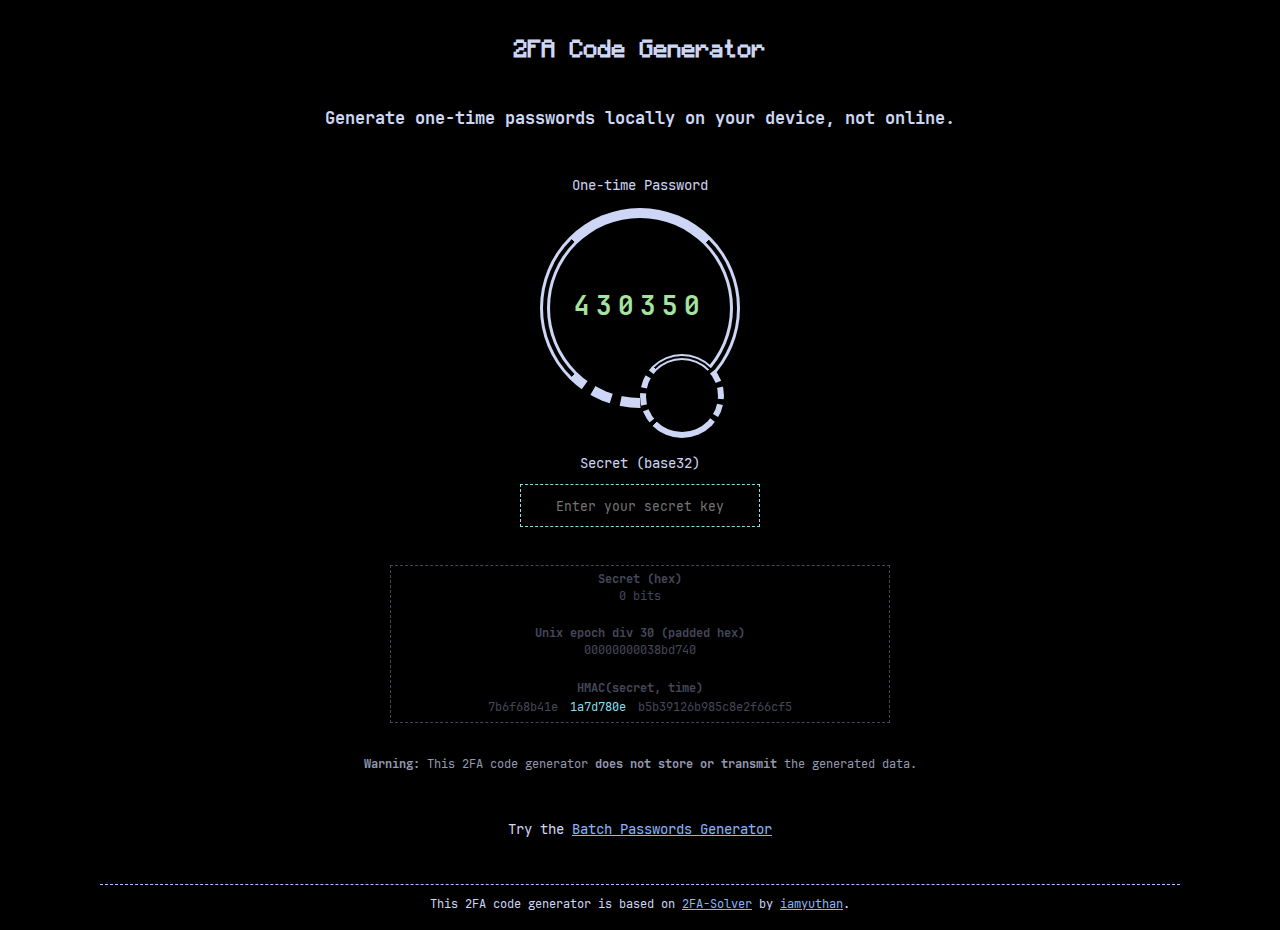
<file: 2fauth.html>
<!DOCTYPE html>
<html lang="en">
  <head>
    <meta charset="UTF-8" />
    <link rel="icon" type="image/ico" href="./favicon.ico" />
    <link rel="alternate icon" class="js-site-favicon" type="image/png" href="./favicon.png" />
    <meta name="viewport" content="width=device-width, initial-scale=1.0" />
    <meta http-equiv="X-UA-Compatible" content="ie=edge" />

    <title>2FA Code Generator</title>
    <link rel="stylesheet" href="styles-grids.css" />
    <link rel="stylesheet" href="styles-colors.css" />
    <link rel="stylesheet" href="styles-content.css" />

    <script type="text/javascript" src="scripts/jquery.min.js"></script>
    <script type="text/javascript" src="scripts/sha.js"></script>

    <style>
      .container {
        gap: 30px;
        width: 100%;
        max-width: 1120px;
        margin: auto;
        padding: 20px 20px 0px 20px;
        display: flex;
        flex-direction: column;
      }

      .wrapper-pwd-gen {
        text-align: center;
        display: flex;
        flex-direction: column;
        gap: 20px;
        position: relative;
        width: 100%;
      }

      div.input input,
      div.input div {
        font-family: var(--fontBody);
        font-size: 1rem;
        border-width: 1px;
        border-style: solid;
        background-color: transparent;
        color: var(--text-color);
        padding: 6px;
        margin: 10px auto;
      }

      div.input #otp {
        font-size: 180%;
        border-width: 8px;
        border-color: transparent;
        color: var(--green);
        width: 200px;
        height: 200px;
        border-radius: 50%;
        text-align: center;
        font-weight: bold;
        letter-spacing: 6px;
        position: relative;
        display: inline-flex;
      }

      div #otpTimer {
        display: inline-block;
        position: absolute;
        z-index: 1;
        top: 180px;
      }

      div #updatingIn {
        font-size: 160%;
        border-color: transparent;
        border-width: 6px;
        background-color: var(--bg-color);
        color: var(--red);
        width: 84px;
        height: 84px;
        border-radius: 50%;
        text-align: center;
        align-content: center;
        display: inline-grid;
      }

      span.borderOtp {
        z-index: 0;
        position: absolute;
        border-style: solid double dashed;
        border-width: 10px;
        display: inline-flex;
        top: 42px;
        width: 200px;
        height: 200px;
        border-radius: 50%;
        display: inline-grid;
        animation: counter-rotation;
        animation-duration: 15s;
        animation-iteration-count: infinite;
        animation-timing-function: linear;
        animation-delay: -1s;
      }

      span.borderTimer {
        z-index: 99;
        position: absolute;
        border-style: double dashed solid;
        border-width: 6px;
        top: 8px;
        width: 84px;
        height: 84px;
        border-radius: 50%;
        display: inline-grid;
        animation: counter-rotation;
        animation-duration: 30s;
        animation-iteration-count: infinite;
        animation-timing-function: linear;
        animation-delay: 0s;
      }

      @keyframes counter-rotation {
        0% {
          transform: rotate(0deg);
          border-color: var(--blue);
        }

        25% {
          border-color: var(--yellow);
        }

        50% {
          border-color: var(--orange);
        }

        75% {
          border-color: var(--red);
        }

        100% {
          transform: rotate(360deg);
          border-color: var(--blue);
        }
      }

      .section-secret {
        position: relative;
        display: inline-block;
        width: 80%;
        max-width: 400px;
        margin: auto;
      }

      .section-secret input::placeholder {
        font-size: 0.8rem;
      }

      div.input #secret {
        border-style: dashed;
        border-color: var(--blue);
        color: var(--blue);
        text-align: center;
        padding: 10px 4px 10px 4px;
      }

      div#codeData {
        width: 100%;
        max-width: 500px;
        margin: auto;
        display: inline-grid;
        gap: 20px;
        overflow: hidden;
        overflow-wrap: break-all;
        padding: 4px;
        font-size: 80%;
        border-width: 1px;
        border-style: dashed;
        border-color: var(--article-border-color);
      }

      div#codeData div {
        color: var(--article-border-color);
      }

      div#codeData label {
        font-weight: bold;
      }

      #hmac .label {
        display: inline-block;
        padding: 2px 6px 3px;
      }

      .label-primary {
        color: var(--blue);
      }

      footer {
        font-size: 80%;
        text-align: center;
        padding: 10px;
      }
    </style>
  </head>

  <body>
    <div class="container fade-in">
      <h2>2FA Code Generator</h2>
      <h3>Generate one-time passwords locally on your device, not online.</h3>
      <div class="wrapper-pwd-gen">
        <section class="section-otp">
          <label>One-time Password</label>
          <div class="input">
            <span class="borderOtp"></span>
            <input readonly id="otp" class="text3style" value="" />
          </div>
          <div class="input" id="otpTimer">
            <span class="borderTimer"></span>
            <div id="updatingIn"></div>
          </div>
        </section>

        <section class="section-secret">
          <label for="secret">Secret (base32)</label>
          <div class="input">
            <input
              type="text"
              id="secret"
              class="text2style"
              placeholder="Enter your secret key"
            />
          </div>
        </section>

        <!-- /clearfix -->
        <div id="codeData">
          <div class="section-hex">
            <label>Secret (hex)</label>
            <div>
              <span class="label label-default" id="secretHex"></span>
              <span id="secretHexLength"></span>
            </div>
          </div>

          <div class="section-unix">
            <label>Unix epoch div 30 (padded hex)</label>
            <div>
              <span class="label label-default" id="epoch"></span>
            </div>
          </div>

          <div class="section-hmac">
            <label>HMAC(secret, time)</label>
            <div id="hmac"></div>
          </div>
        </div>
        <p id="small-print">
          <strong>Warning:</strong> This 2FA code generator
          <strong>does not store or transmit</strong>
          the generated data.
        </p>
        <p>Try the <a href="passgen.html" title="Batch Passwords Generator" target="_blank">Batch Passwords Generator</a></p>
      </div>
      <footer>
        This 2FA code generator is based on
        <a href="https://github.com/iamyuthan/2FA-Solver" target="_blank"
          >2FA-Solver</a
        >
        by <a href="https://github.com/iamyuthan" target="_blank">iamyuthan</a>.
      </footer>
    </div>
    <!--
		@author - Russau
	-->

    <script type="text/javascript">
      //<![CDATA[

      function dec2hex(s) {
        return (s < 15.5 ? "0" : "") + Math.round(s).toString(16);
      }
      function hex2dec(s) {
        return parseInt(s, 16);
      }

      function base32tohex(base32) {
        var base32chars = "ABCDEFGHIJKLMNOPQRSTUVWXYZ234567";
        var bits = "";
        var hex = "";

        for (var i = 0; i < base32.length; i++) {
          var val = base32chars.indexOf(base32.charAt(i).toUpperCase());
          bits += leftpad(val.toString(2), 5, "0");
        }

        for (var i = 0; i + 4 <= bits.length; i += 4) {
          var chunk = bits.substr(i, 4);
          hex = hex + parseInt(chunk, 2).toString(16);
        }
        return hex;
      }

      function leftpad(str, len, pad) {
        if (len + 1 >= str.length) {
          str = Array(len + 1 - str.length).join(pad) + str;
        }
        return str;
      }

      function updateOtp() {
        var key = base32tohex($("#secret").val());
        var epoch = Math.round(new Date().getTime() / 1000.0);
        var time = leftpad(dec2hex(Math.floor(epoch / 30)), 16, "0");

        // updated for jsSHA v2.0.0 - http://caligatio.github.io/jsSHA/
        var shaObj = new jsSHA("SHA-1", "HEX");
        shaObj.setHMACKey(key, "HEX");
        shaObj.update(time);
        var hmac = shaObj.getHMAC("HEX");

        $("#secretHex").text(key);
        $("#secretHexLength").text(key.length * 4 + " bits");
        $("#epoch").text(time);
        $("#hmac").empty();

        if (hmac == "KEY MUST BE IN BYTE INCREMENTS") {
          $("#hmac").append(
            $("<span/>").addClass("label important").append(hmac)
          );
        } else {
          var offset = hex2dec(hmac.substring(hmac.length - 1));
          var part1 = hmac.substr(0, offset * 2);
          var part2 = hmac.substr(offset * 2, 8);
          var part3 = hmac.substr(offset * 2 + 8, hmac.length - offset);
          if (part1.length > 0)
            $("#hmac").append(
              $("<span/>").addClass("label label-default").append(part1)
            );
          $("#hmac").append(
            $("<span/>").addClass("label label-primary").append(part2)
          );
          if (part3.length > 0)
            $("#hmac").append(
              $("<span/>").addClass("label label-default").append(part3)
            );
        }

        var otp =
          (hex2dec(hmac.substr(offset * 2, 8)) & hex2dec("7fffffff")) + "";
        otp = otp.substr(otp.length - 6, 6);

        $("#otp").val(otp);
      }

      function timer() {
        var epoch = Math.round(new Date().getTime() / 1000.0);
        var sect = " secs";
        var countDown = 30 - (epoch % 30);
        if (epoch % 30 == 0) updateOtp();
        $("#updatingIn").text(countDown.toString().padStart(2, "0"));
      }

      $(function () {
        updateOtp();

        $("#update").click(function (event) {
          updateOtp();
          event.preventDefault();
        });

        $("#secret").keyup(function () {
          updateOtp();
        });

        setInterval(timer, 1000);
      });

      //]]>
    </script>
  </body>
</html>
</file>
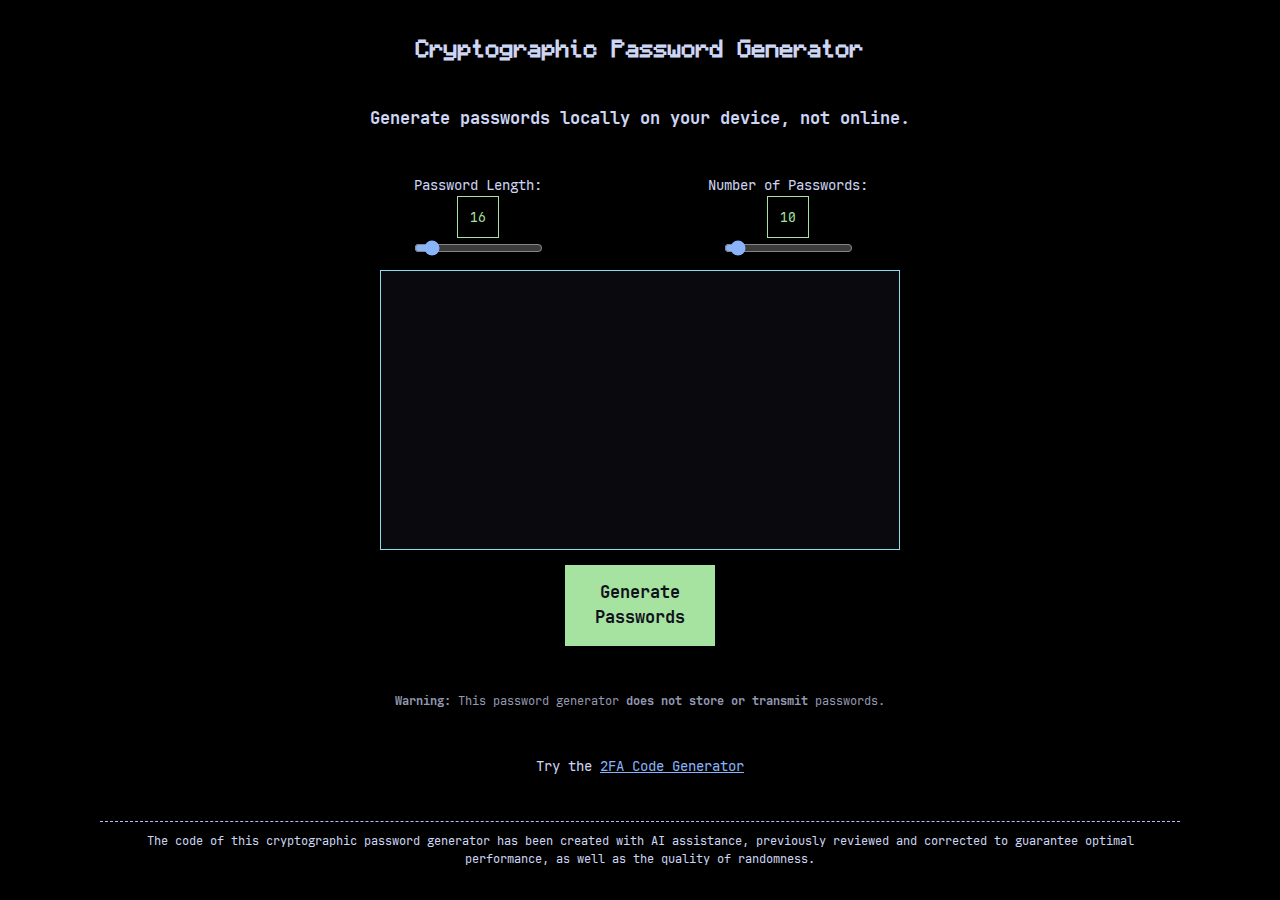
<file: passgen.html>
<!DOCTYPE html>
<html lang="en">
  <head>
    <meta charset="UTF-8" />
    <link rel="icon" type="image/ico" href="./favicon.ico" />
    <link rel="alternate icon" class="js-site-favicon" type="image/png" href="./favicon.png" />
    <meta name="viewport" content="width=device-width, initial-scale=1.0" />
    <meta http-equiv="X-UA-Compatible" content="ie=edge" />
    <title>Cryptographic Password Generator</title>
    <link rel="stylesheet" href="styles-colors.css" />
    <link rel="stylesheet" href="styles-content.css" />
    <style>
      .container {
        gap: 30px;
        width: 100%;
        max-width: 1120px;
        margin: auto;
        padding: 20px 20px 0px 20px;
        display: flex;
        flex-direction: column;
      }

      .wrapper-pwd-gen {
        width: 100%;
        display: flex;
        flex-direction: column;
        gap: 20px;
      }

      div .options {
        margin: auto;
        width: 100%;
        position: relative;
        display: grid;
        grid-auto-flow: column;
        text-align: center;
        max-width: 600px;
        gap: 20px;
      }

      @media only screen and (max-width: 720px) {
        div .options {
          grid-auto-flow: row;
        }
      }
      div.options section {
        text-align: center;
        margin: auto;
        width: 100%;
      }

      .password-input {
        padding: 4px;
        font-family: var(--fontBody);
        background-color: transparent;
        color: var(--green);
        border: 1px solid var(--green);
        width: 42px;
        height: 42px;
        align-items: center;
        text-align: center;
      }

      .password-box {
        width: 100%;
        max-width: 520px;
        align-items: initial;
        height: 280px;
        overflow-y: auto;
        overflow-x: hidden;
        padding: 0px 4px 0px 4px;
        margin: auto;
      }

      div .password-box {
        text-align: justify;
      }

      .password-box ol {
        margin: 6px;
        font-weight: normal;
        font-size: 90%;
        color: var(--white) !important;
      }

      footer {
        font-size: 80%;
        text-align: center;
        padding: 10px;
      }
    </style>
    <script type="text/javascript" src="scripts/jquery.min.js"></script>
  </head>

  <body>
    <div class="container fade-in">
      <h2>Cryptographic Password Generator</h2>

      <h3>Generate passwords locally on your device, not online.</h3>

      <div class="wrapper-pwd-gen">
        <form>
          <div class="options">
            <section class="section-length">
              <label for="length">Password Length:</label>
              <br />
              <input
                id="lengthNumber"
                min="5"
                max="128"
                value="16"
                oninput="lengthSlider.value = lengthNumber.value"
                class="password-input"
              /><br />
              <input
                type="range"
                id="lengthSlider"
                min="5"
                max="128"
                value="16"
                oninput="lengthNumber.value = lengthSlider.value"
              />
            </section>

            <section class="section-number">
              <label for="count">Number of Passwords:</label>
              <br />
              <input
                id="countNumber"
                min="5"
                max="100"
                value="10"
                oninput="countSlider.value = countNumber.value"
                class="password-input"
              /><br />
              <input
                type="range"
                id="countSlider"
                min="5"
                max="100"
                value="10"
                oninput="countNumber.value = countSlider.value"
              />
            </section>
          </div>

        <div
          id="passwords"
          class="password-box"
          contenteditable="true"
          spellcheck="false"
        >
          <ol></ol>
        </div>

          <div
            type="button"
            onclick="generatePasswords()"
            class="generate-btn"
          >
            Generate Passwords
          </div>
        </form>

        <p id="small-print">
          <strong>Warning:</strong> This password generator
          <strong>does not store or transmit</strong>
          passwords.
        </p>
        <p style="text-align: center">
          Try the
          <a href="2fauth.html" title="2FA Code Generator" target="_blank"
            >2FA Code Generator</a
          >
        </p>
      </div>
      <footer>
        The code of this cryptographic password generator has been created with
        AI assistance, previously reviewed and corrected to guarantee optimal
        performance, as well as the quality of randomness.
      </footer>
    </div>
  </body>
  <script src="scripts/multirandom.js"></script>
</html>
</file>
<file: styles-grids.css>
/* grid system */

.container {
  display: grid;
  grid-template-columns: minmax(0, auto) minmax(0, auto) minmax(0, auto);
  /* grid-template-rows: 1fr 1fr 1fr 1fr; */
  gap: 30px;
  /* grid-auto-flow: row; */
  width: 100%;
  max-width: 1120px;
  margin: auto;
  overflow: hidden;
  padding: 20px 20px 0px 20px;
}

.container > * {
  min-width: 0px;
}

header {
  /*align-self: center;*/
  grid-area: 1 / 1 / 2 / 4;
}

/*.header-center {
  justify-self: center;
  align-self: center;
  grid-area: 1 / 2 / 2 / 3;
}

.header-left {
  justify-self: center;
  align-self: center;
  grid-area: 1 / 1 / 2 / 2;
}

.header-right {
  justify-self: center;
  align-self: center;
  grid-area: 1 / 3 / 2 / 4;
}*/

header {
  gap: 20px;
  display: flex;
  flex: 3;
  flex-direction: row;
  align-items: center;
}

.header > div {
  width: 100%;
  text-align: center;
  position: relative;
}

.header-left {
  order: -2;
}

.sub-header {
  /*padding: 20px;*/
  justify-self: center;
  align-self: center;
  grid-area: 2 / 1 / 3 / 4;
  gap: 30px;
}

.main-row {
  display: grid;
  grid-template-columns: 1fr 1fr;
  grid-template-rows: 1fr;
  gap: 30px;
  grid-auto-flow: row;
  grid-template-areas: "main-content-middle main-content-middle" "main-content-middle-left main-content-middle-right" "main-content-bottom main-content-bottom";
  grid-area: 3 / 1 / 3 / 3;
}

.main-content-top {
  grid-area: main-content-top;
}

.main-content-middle {
	grid-area: main-content-middle;
}

.main-content-middle-left {
  grid-area: main-content-middle-left;
}

.main-content-middle-right {
  grid-area: main-content-middle-right;
}

.main-content-bottom {
  grid-area: main-content-bottom;
}

/*.sidebar {
  display: grid;
  grid-template-columns: 1fr;
  grid-template-rows: auto;
  grid-auto-flow: row;
  grid-template-areas:
    "sidebox-container";
  grid-area: 3 / 3 / 4 / 4;
}*/

/*.sidebox-container {
  grid-area: sidebox-container;
}*/

.sidebox-container {
  /*padding: 20px;*/
  gap: 30px;
  display: flex;
  flex: 1;
  flex-direction: column;
}

footer {
  padding: 10px 20px;
  /*justify-self: center;*/
  /*text-align: center;*/
  /*align-self: center;*/
  grid-area: 4 / 1 / 4 / 4;
}
</file>
<file: styles-colors.css>
:root {
  /* Elementary colors */

  --bg-color: #000000 /*var(--background-color)*/;
  --fg-color: var(--text-color);

  --text-color: var(--ctp-mocha-text-rgb);
  --text-color-alt: var(--background-color);

  --background-color: var(--ctp-mocha-crust-rgb);
  --background-color-alt: var(--text-color);

  --link-color: var(--accent-color);

  --accent-color: var(--ctp-mocha-blue-rgb);
  --scrollbar: var(--accent-color);

  --section-bg-color: var(--ctp-mocha-surface0-rgb);
  /*--section-color: ;*/
  /* just for reference */
  --section-border-color: var(--ctp-mocha-surface0-rgb);

  --article-bg-color: var(--ctp-mocha-surface1-rgb);
  /*--article-color: ;*/
  --article-border-color: var(--ctp-mocha-surface1-rgb);

  --main-content-bg-color: var(--ctp-mocha-yellow-rgb);
  --main-content-fg-color: var(--ctp-mocha-mantle-rgb);
  --main-content-border-color: var(--ctp-mocha-peach-rgb);

  --aside-left-bg-color: var(--ctp-mocha-surface1-rgb);
  /*--aside-left-fg-color: ;*/
  --aside-left-border-color: var(--ctp-mocha-overlay1-rgb);

  --aside-right-bg-color: var(--ctp-mocha-surface1-rgb);
  /*--aside-right-fg-color: ;*/
  --aside-right-border-color: var(--ctp-mocha-overlay1-rgb);

  /*--header-bg-color: ;*/
  --header-fg-color: var(--red);
  --header-border-color: var(--blue);

  --searcher-bg-color: var(--ctp-mocha-base-rgb);
  /*--searcher-fg-color: ;*/
  --searcher-border-color: var(--ctp-mocha-surface1-rgb);

  --border-color-common: var(--ctp-mocha-overlay0-rgb);

  --footer-bg-color: ;
  /*--footer-fg-color: ;*/
  --footer-border-color: var(--ctp-mocha-surface1-rgb);

  /* basic colors */

  --red: var(--ctp-mocha-red-rgb);
  --maroon: var(--ctp-mocha-maroon-rgb);
  --orange: var(--ctp-mocha-peach-rgb);
  --yellow: var(--ctp-mocha-yellow-rgb);
  --green: var(--ctp-mocha-green-rgb);
  --blue: var(--ctp-mocha-sky-rgb);
  --indigo: var(--ctp-mocha-blue-rgb);
  --violet: var(--ctp-mocha-lavender-rgb);
  --lavender: var(--ctp-mocha-lavender-rgb);
  --black: var(--ctp-mocha-surface0-rgb);
  --white: var(--ctp-mocha-text-rgb);

  /* soft colors */

  --red-soft: color-mix(in srgb, var(--red) 15%, transparent);
  --maroon-soft: color-mix(in srgb, var(--maroon) 15%, transparent);
  --orange-soft: color-mix(in srgb, var(--orange) 15%, transparent);
  --yellow-soft: color-mix(in srgb, var(--yellow) 15%, transparent);
  --green-soft: color-mix(in srgb, var(--green) 15%, transparent);
  --blue-soft: color-mix(in srgb, var(--blue) 15%, transparent);
  --indigo-soft: color-mix(in srgb, var(--indigo) 15%, transparent);
  --violet-soft: color-mix(in srgb, var(--violet) 15%, transparent);
  --lavender-soft: color-mix(in srgb, var(--lavender) 15%, transparent);
  --black-soft: color-mix(in srgb, var(--black) 20%, transparent);
  --white-soft: color-mix(in srgb, var(--white) 15%, transparent);

  /* Catppuccin Mocha Palette */

  --ctp-mocha-rosewater-rgb: rgb(245, 224, 220);
  --ctp-mocha-flamingo-rgb: rgb(242, 205, 205);
  --ctp-mocha-pink-rgb: rgb(245, 194, 231);
  --ctp-mocha-mauve-rgb: rgb(203, 166, 247);
  --ctp-mocha-red-rgb: rgb(243, 139, 168);
  --ctp-mocha-maroon-rgb: rgb(235, 160, 172);
  --ctp-mocha-peach-rgb: rgb(250, 179, 135);
  --ctp-mocha-yellow-rgb: rgb(249, 226, 175);
  --ctp-mocha-green-rgb: rgb(166, 227, 161);
  --ctp-mocha-teal-rgb: rgb(148, 226, 213);
  --ctp-mocha-sky-rgb: rgb(137, 220, 235);
  --ctp-mocha-sapphire-rgb: rgb(116, 199, 236);
  --ctp-mocha-blue-rgb: rgb(137, 180, 250);
  --ctp-mocha-lavender-rgb: rgb(180, 190, 254);
  --ctp-mocha-text-rgb: rgb(205, 214, 244);
  --ctp-mocha-subtext1-rgb: rgb(186, 194, 222);
  --ctp-mocha-subtext0-rgb: rgb(166, 173, 200);
  --ctp-mocha-overlay2-rgb: rgb(147, 153, 178);
  --ctp-mocha-overlay1-rgb: rgb(127, 132, 156);
  --ctp-mocha-overlay0-rgb: rgb(108, 112, 134);
  --ctp-mocha-surface2-rgb: rgb(88, 91, 112);
  --ctp-mocha-surface1-rgb: rgb(69, 71, 90);
  --ctp-mocha-surface0-rgb: rgb(49, 50, 68);
  --ctp-mocha-base-rgb: rgb(30, 30, 46);
  --ctp-mocha-mantle-rgb: rgb(24, 24, 37);
  --ctp-mocha-crust-rgb: rgb(17, 17, 27);
}
</file>
<file: styles-content.css>
/*@font-face {
  font-family: "IBM Plex Mono";
  src: url("asset/fonts/IBM Plex Mono/IBMPlexMono-Regular.woff2") format("woff2");
  font-style: normal;
  font-weight: normal;
}

@font-face {
  font-family: "IBM Plex Mono";
  src: url("asset/fonts/IBM Plex Mono/IBMPlexMono-Bold.woff2") format("woff2");
  font-style: normal;
  font-weight: bold;
}

@font-face {
  font-family: "IBM Plex Mono";
  src: url("asset/fonts/IBM Plex Mono/IBMPlexMono-BoldItalic.woff2") format("woff2");
  font-style: italic;
  font-weight: bold;
}

@font-face {
  font-family: "IBM Plex Mono";
  src: url("asset/fonts/IBM Plex Mono/IBMPlexMono-Italic.woff2") format("woff2");
  font-style: italic;
  font-weight: normal;
}

@font-face {
  font-family: "IBM Plex Mono";
  src: url("asset/fonts/IBM Plex Mono/IBMPlexMono-Light.woff2") format("woff2");
  font-style: normal;
  font-weight: 300;
}

@font-face {
  font-family: "IBM Plex Mono";
  src: url("asset/fonts/IBM Plex Mono/IBMPlexMono-LightItalic.woff2") format("woff2");
  font-style: italic;
  font-weight: 300;
}*/

@font-face {
  font-family: "Monocraft";
  src: url("asset/fonts/Monocraft/Monocraft.otf") format("opentype");
  font-style: normal;
  font-weight: normal;
}

@font-face {
  font-family: "Monocraft";
  src: url("asset/fonts/Monocraft/Monocraft-Bold-Italic.otf") format("opentype");
  font-style: italic;
  font-weight: bold;
}

/*@font-face {
  font-family: "Monocraft";
  src: url("asset/fonts/Monocraft/Monocraft-Bold.otf") format("opentype");
  font-style: normal;
  font-weight: bold;
}

@font-face {
  font-family: "Monocraft";
  src: url("asset/fonts/Monocraft/Monocraft-Italic.otf") format("opentype");
  font-style: italic;
  font-weight: normal;
}

@font-face {
  font-family: "Monocraft";
  src: url("asset/fonts/Monocraft/Monocraft-Light-Italic.otf") format("opentype");
  font-style: italic;
  font-weight: light;
}

@font-face {
  font-family: "Monocraft";
  src: url("asset/fonts/Monocraft/Monocraft-Light.otf") format("opentype");
  font-style: normal;
  font-weight: light;
}*/

@font-face {
  font-family: "MaterialIcons";
  src: url("asset/fonts/MaterialIcons/MaterialIconsOutlined-Regular.otf")
    format("opentype");
  font-style: normal;
  font-weight: normal;
}

@font-face {
  font-family: "JetBrains Mono";
  src: url("asset/fonts/JetBrainsMono/JetBrainsMono-Regular.woff2")
    format("woff2");
  font-style: normal;
  font-weight: normal;
}

@font-face {
  font-family: "JetBrains Mono";
  src: url("asset/fonts/JetBrainsMono/JetBrainsMono-Bold.woff2") format("woff2");
  font-style: normal;
  font-weight: bold;
}

@font-face {
  font-family: "JetBrains Mono";
  src: url("asset/fonts/JetBrainsMono/JetBrainsMono-BoldItalic.woff2")
    format("woff2");
  font-style: italic;
  font-weight: bold;
}

@font-face {
  font-family: "JetBrains Mono";
  src: url("asset/fonts/JetBrainsMono/JetBrainsMono-Italic.woff2")
    format("woff2");
  font-style: italic;
  font-weight: normal;
}

@font-face {
  font-family: "JetBrains Mono";
  src: url("asset/fonts/JetBrainsMono/JetBrainsMono-Light.woff2")
    format("woff2");
  font-style: normal;
  font-weight: 300;
}

@font-face {
  font-family: "JetBrains Mono";
  src: url("asset/fonts/JetBrainsMono/JetBrainsMono-LightItalic.woff2")
    format("woff2");
  font-style: italic;
  font-weight: 300;
}

@font-face {
  font-family: "MozillaHeadline";
  src: url("asset/fonts/MozillaHeadline/MozillaHeadline-Regular.otf")
    format("opentype");
  font-style: normal;
  font-weight: normal;
}

@font-face {
  font-family: "MozillaHeadline";
  src: url("asset/fonts/MozillaHeadline/MozillaHeadline-Bold.otf")
    format("opentype");
  font-style: normal;
  font-weight: bold;
}

@font-face {
  font-family: "MozillaHeadline";
  src: url("asset/fonts/MozillaHeadline/MozillaHeadline-BoldItalic.otf")
    format("opentype");
  font-style: italic;
  font-weight: bold;
}

@font-face {
  font-family: "MozillaHeadline";
  src: url("asset/fonts/MozillaHeadline/MozillaHeadline-Italic.otf")
    format("opentype");
  font-style: italic;
  font-weight: normal;
}

@font-face {
  font-family: "MozillaHeadline";
  src: url("asset/fonts/MozillaHeadline/MozillaHeadline-Light.otf")
    format("opentype");
  font-style: normal;
  font-weight: light;
}

@font-face {
  font-family: "MozillaHeadline";
  src: url("asset/fonts/MozillaHeadline/MozillaHeadline-LightItalic.otf")
    format("opentype");
  font-style: italic;
  font-weight: light;
}

:root {
  --fontBody: "JetBrains Mono" /*, "IBM Plex Mono"*/, Menlo, "Noto Sans Mono",
    "Bitstream Vera Sans Mono", Consolas, monospace;
  --fontHeader: Monocraft, monospace;
  --fontIcons: MaterialIcons;
  --invert: 1;
}

.material-icon {
  font-family: var(--fontIcons);
  vertical-align: baseline;
}

/* basic elements */
* {
  box-sizing: border-box;
  scrollbar-color: #00000000 #00000000;
  font-feature-settings: "zero", "cv03";
  /*scrollbar-width: thin;*/
}

::-webkit-scrollbar {
  /*width: 0.3em;*/
}

::-webkit-scrollbar-track {
  background: #00000000;
  margin-bottom: 0.75em;
}

::-webkit-scrollbar-thumb {
  background-color: #00000000;
  border-radius: 1em;
}

:hover,
.visible-scrollbar {
  scrollbar-color: var(--scrollbar) #00000000;
}

:hover::-webkit-scrollbar-thumb,
.visible-scrollbar::-webkit-scrollbar-thumb {
  background-color: var(--scrollbar);
}

body {
  font-family: var(--fontBody);
  font-size: 0.9em;
  line-height: 1.5;
  color: var(--fg-color);
  background: var(--bg-color);
}

a {
  color: var(--link-color);
  text-decoration-line: underline;
  text-decoration-style: solid;
  transition-duration: 0.5s !important;
}

a:hover,
a:active {
  text-decoration: none;
  background-color: var(--accent-color) !important;
  color: var(--bg-color) !important;
  transition-property: background-color !important;
}

h1,
h2 {
  font-family: var(--fontHeader);
  line-height: 1em;
  margin: 10px auto;
}

h3,
h4 {
  font-family: var(--fontBody);
  font-weight: bold;
  line-height: 1em;
  margin: 10px auto;
}

div.sub-header h3,
div.main-row h3,
div.sidebar h3,
div.sub-header h4,
div.main-row h4,
div.sidebar h4 {
  text-transform: uppercase;
}

/* basic structure */

/*header {
  border: 1px dashed var(--header-border-color);
}*/

.header-center h2 {
  font-size: 200%;
}

header,
div[class="header"] {
  height: min-content;
  border-width: 0 0 4px 0;
  border-style: double;
  border-color: var(--red);
  position: relative;
  padding: 20px 10px 20px;
  /*background: linear-gradient(90deg,
      var(--red) 0%,
      var(--yellow) 20%,
      var(--yellow) 20%,
      var(--green) 40%,
      var(--green) 40%,
      var(--blue) 60%,
      var(--blue) 60%,
      var(--indigo) 80%,
      var(--indigo) 80%,
      var(--red) 100%),
    linear-gradient(90deg,
      var(--red) 0%,
      var(--indigo) 20%,
      var(--indigo) 20%,
      var(--blue) 40%,
      var(--blue) 40%,
      var(--green) 60%,
      var(--green) 60%,
      var(--yellow) 80%,
      var(--yellow) 80%,
      var(--red) 100%);
  background-repeat: repeat-x;
  background-size: 50% 2px, 50% 6px;
  background-position: 0% 0%, 100% 100%;
  animation: dash-border-top 5s linear infinite;
  -webkit-animation: dash-border-top 5s linear infinite;*/
}

/*
header::before {
  content: " ";
  background-color: var(--bg-color);
  z-index: -2;
  width: 100%;
  height: 2px;
  position: absolute;
  top: 0px;
  left: 0px;
  animation: glowing 10s linear infinite;
  -webkit-animation: glowing 10s linear infinite;
}

header::after {
  content: " ";
  background-color: var(--bg-color);
  z-index: -2;
  width: 100%;
  height: 6px;
  position: absolute;
  bottom: 0px;
  left: 0px;
  animation: glowing 5s linear infinite;
  -webkit-animation: glowing 5s linear infinite;
}

@keyframes dash-border-top {
  to {
    background-position: 100% 0%, -100% 100%;
  }
}

@-webkit-keyframes dash-border-top {
  to {
    background-position: 100% 0%, -100% 100%;
  }
}

@keyframes glowing {
  0% {
    filter: drop-shadow(-2px 0px 3px var(--red));
  }

  40% {
    filter: drop-shadow(-2px 0px 4px var(--yellow));
  }

  60% {
    filter: drop-shadow(-2px 0px 6px var(--green));
  }

  80% {
    filter: drop-shadow(-2px 0px 3px var(--blue));
  }

  100% {
    filter: drop-shadow(-2px 0px 4px var(--indigo));
  }
}

@-webkit-keyframes glowing {
  0% {
    filter: drop-shadow(-2px 0px 3px var(--red));
  }

  40% {
    filter: drop-shadow(-2px 0px 4px var(--yellow));
  }

  60% {
    filter: drop-shadow(-2px 0px 6px var(--green));
  }

  80% {
    filter: drop-shadow(-2px 0px 3px var(--blue));
  }

  100% {
    filter: drop-shadow(-2px 0px 4px var(--indigo));
  }
}
*/
header a,
div[class="header"] a {
  text-decoration: none;
}

header a:hover,
div[class="header"] a:hover {
  background-color: transparent !important;
}

div.sub-header {
  display: grid;
  width: 100%;
  align-items: center;
}

div.sub-header ul {
  list-style-type: none;
  padding: 4px 0px;
  margin: 6px;
  column-count: 5;
  column-gap: 20px;
}

div.sub-header li {
  display: list-item;
  padding: 0px 6px;
  break-inside: avoid;
  border-left: 1px solid var(--blue);
}

/* the main */

div.main-row .section#section-01 ul {
  list-style-type: none;
  padding: 4px 0px;
  margin: 6px;
  column-count: 4;
  column-gap: 20px;
}

div.main-row .section#section-01 li {
  display: list-item;
  padding: 0px 6px;
  break-inside: avoid;
  border-left: 1px solid var(--main-content-border-color);
}

#main-content-top-header {
  background-color: var(--main-content-border-color);
  padding: 2px 8px;
  color: var(--text-color-alt);
  margin-bottom: 8px;
}

div[class*="main-content-middle"] {
  display: flex;
  flex-direction: column;
  gap: 30px;
}

div[class*="main-content-middle"] ul {
  list-style-type: none;
  padding: 4px 0px;
  margin: 6px;
  column-count: 2;
  column-gap: 10px;
}

div[class*="main-content-middle"] li {
  display: list-item;
  padding: 0px 6px;
  break-inside: avoid;
}

section#section-01 .funny {
  background-color: var(--black-soft) !important;
  border: 4px double;
  border-top-color: var(--lavender);
  border-right-color: var(--indigo);
  border-bottom-color: var(--green);
  border-left-color: var(--orange);
  padding: 10px;
}

section#section-01 .funny h4 span {
  border-bottom: transparent !important;
  background-color: transparent !important;
}

section#section-01 .funny h4 {
  background-image: linear-gradient(
    -45deg,
    var(--lavender),
    var(--indigo),
    var(--green),
    var(--orange)
  );
  border-color: var(--green);
}

section#section-01 .funny li {
  border-image: linear-gradient(
      to bottom,
      var(--lavender),
      var(--indigo),
      var(--green),
      var(--orange)
    )
    1;
}

section#section-01 .funny a {
  color: var(--violet) !important;
}

section#section-01 .funny a:hover,
section#section-01 .funny a:active {
  color: var(--black) !important;
  background-color: var(--violet) !important;
}

section#section-01 .sportive {
  background-color: var(--black-soft);
  border: 4px double var(--green);
  padding: 10px;
}

section#section-01 .sportive h4 span,
section#section-01 .sportive h4 {
  background-color: var(--green);
  border-color: var(--green);
}

section#section-01 .sportive li {
  border-color: var(--green) !important;
}

section#section-01 .sportive a {
  color: var(--green) !important;
}

section#section-01 .sportive a:hover,
section#section-01 .sportive a:active {
  color: var(--black) !important;
  background-color: var(--green) !important;
}

/* sections */

section {
  /*border: 1px solid;*/
  padding: 8px;
  /*margin: 10px;*/
}

header,
div#search-container,
section.section,
section.quote {
  border-width: 1px;
  border-style: solid;
  outline-width: 8px;
  outline-style: solid;
  outline-color: var(--bg-color);
}

header {
  background-color: var(--green-soft);
  border-color: var(--green);
  box-shadow: 12px 12px var(--green);
}

/* Header Title Animation */

.animated-title > .letter {
  animation: repeatAnimation 10s infinite;
}

@keyframes repeatAnimation {
  0% {
    opacity: 0;
  }

  100% {
    opacity: 1;
  }
}

.letter {
  display: inline-block;
  opacity: 0;
  animation: fadeIn 0.25s forwards;
}

.letter {
  margin: -10px;
  padding: 0px;
}

@keyframes fadeIn {
  0% {
    opacity: 0;
  }

  100% {
    opacity: 1;
  }
}

.letter:nth-child(1) {
  animation-delay: 0s;
}

.letter:nth-child(2) {
  animation-delay: 0.25s;
}

.letter:nth-child(3) {
  animation-delay: 0.5s;
}

.letter:nth-child(4) {
  animation-delay: 0.75s;
}

.letter:nth-child(5) {
  animation-delay: 1s;
}

.letter:nth-child(6) {
  animation-delay: 1.25s;
}

.letter:nth-child(7) {
  animation-delay: 1.5s;
}

.letter:nth-child(8) {
  animation-delay: 1.75s;
}

section[id*="section-"] h3 {
  display: block;
  color: var(--text-color-alt);
  padding: 10px 6px 6px 6px;
  margin: -8px -8px 16px -8px;
}

section[id*="section-"] h4 {
  display: block;
  border-bottom: 1px dashed;
  padding: 10px 8px 8px 8px;
  margin: 8px 8px 16px 8px;
}

.section#section-00 {
  background-color: var(--blue-soft);
  border-color: var(--blue);
  box-shadow: 12px 12px var(--blue);
}

section#section-00 h3 {
  background-color: var(--blue);
}

section#section-00 h4 span {
  background-color: var(--blue);
  border-bottom-color: var(--blue);
}

section#section-00 h4 {
  border-bottom-color: var(--blue);
}

section#section-00 a {
  color: var(--blue) !important;
}

section#section-00 a:hover,
section#section-00 a:active {
  color: var(--black) !important;
  background-color: var(--blue) !important;
}

section[id*="section-"] h4 span {
  display: inline;
  color: var(--text-color-alt);
  padding: 4px 8px 0px 8px;
  margin: 4px 0px 0px -8px;
  line-height: 1em;
  border-bottom-style: solid;
  /* border-bottom-width: 8px; */
}

.section#section-01 {
  background-color: var(--orange-soft);
  border-color: var(--orange);
  box-shadow: 12px 12px var(--orange);
}

section#section-01 h3 {
  background-color: var(--orange);
}

section#section-01 h4 span {
  background-color: var(--orange);
  border-bottom-color: var(--orange);
}

section#section-01 h4 {
  border-bottom-color: var(--orange);
}

section#section-01 a {
  color: var(--orange) !important;
}

section#section-01 a:hover,
section#section-01 a:active {
  color: var(--black) !important;
  background-color: var(--orange) !important;
}

section#section-02 {
  background-color: var(--yellow-soft);
  border-color: var(--yellow);
  box-shadow: 12px 12px var(--yellow);
}

section#section-02 h3 {
  background-color: var(--yellow);
}

section#section-02 h4 {
  border-bottom-color: var(--yellow);
}

section#section-02 h4 span {
  background-color: var(--yellow);
  border-bottom-color: var(--yellow);
}

section#section-02 a {
  color: var(--yellow) !important;
}

section#section-02 a:hover,
section#section-02 a:active {
  color: var(--black) !important;
  background-color: var(--yellow) !important;
}

section#section-03 {
  background-color: var(--green-soft);
  border-color: var(--green);
  box-shadow: 12px 12px var(--green);
}

section#section-03 h3 {
  background-color: var(--green);
}

section#section-03 h4 {
  border-bottom-color: var(--green);
}

section#section-03 h4 span {
  background-color: var(--green);
  border-bottom-color: var(--green);
}

section#section-03 a {
  color: var(--green) !important;
}

section#section-03 a:hover,
section#section-03 a:active {
  color: var(--black) !important;
  background-color: var(--green) !important;
}

section#section-04 {
  background-color: var(--blue-soft);
  border-color: var(--blue);
  box-shadow: 12px 12px var(--blue);
}

section#section-04 h3 {
  background-color: var(--blue);
}

section#section-04 h4 {
  border-bottom-color: var(--blue);
}

section#section-04 h4 span {
  background-color: var(--blue);
  border-bottom-color: var(--blue);
}

section#section-04 a {
  color: var(--blue) !important;
}

section#section-04 a:hover,
section#section-04 a:active {
  color: var(--black) !important;
  background-color: var(--blue) !important;
}

section#section-05 {
  background-color: var(--indigo-soft);
  border-color: var(--indigo);
  box-shadow: 12px 12px var(--indigo);
}

section#section-05 h3 {
  background-color: var(--indigo);
}

section#section-05 h4 {
  border-bottom-color: var(--indigo);
}

section#section-05 h4 span {
  background-color: var(--indigo);
  border-bottom-color: var(--indigo);
}

section#section-05 a {
  color: var(--indigo) !important;
}

section#section-05 a:hover,
section#section-05 a:active {
  color: var(--black) !important;
  background-color: var(--indigo) !important;
}

section#section-06 {
  background-color: var(--violet-soft);
  border-color: var(--violet);
  box-shadow: 12px 12px var(--violet);
}

section#section-06 h3 {
  background-color: var(--violet);
}

section#section-06 h4 {
  border-bottom-color: var(--violet);
}

section#section-06 h4 span {
  background-color: var(--violet);
  border-bottom-color: var(--violet);
}

section#section-06 a {
  color: var(--violet) !important;
}

section#section-06 a:hover,
section#section-06 a:active {
  color: var(--black) !important;
  background-color: var(--violet) !important;
}

section#section-07 {
  background-color: var(--lavender-soft);
  border-color: var(--lavender);
  box-shadow: 12px 12px var(--lavender);
}

section#section-07 h3 {
  background-color: var(--blue);
}

section#section-07 h4 {
  border-bottom-color: var(--blue);
}

section#section-07 h4 span {
  background-color: var(--blue);
  border-bottom-color: var(--blue);
}

section#section-07 a {
  color: var(--blue) !important;
}

section#section-07 a:hover,
section#section-07 a:active {
  color: var(--black) !important;
  background-color: var(--blue) !important;
}

section#section-08 {
  border: none;
  box-shadow: none;
}

#get-firefox {
  position: relative;
  padding: 20px;
}

#get-firefox h4 {
  border: 0;
  padding: 0px;
  margin: 10px 0px;
}

#get-firefox li {
  padding: 0px;
}

.mozilla-logo-container {
  width: 300px;
  margin: auto;
  display: flex;
  position: relative;
  align-items: self-end;
  vertical-align: bottom;
}

.mozilla-logo-container p {
  font-family: "MozillaHeadline";
  font-weight: bold;
  line-height: 1;
  margin: 0 auto;
  width: fit-content;
  display: block;
  position: relative;
}

#mozilla-type p {
  padding: 0px 6px;
  margin: 0 10px;
  font-size: 4em;
  background-color: var(--green);
  color: var(--black);
}

#mozilla-logo p {
  line-height: 0.8;
  color: var(--green);
  font-size: 3em;
}

ul#sysinfo {
  list-style-type: none;
  padding: 0px 0px;
  margin: 0px;
  column-count: 3;
  column-gap: 20px;
}

#sysinfo li {
  display: list-item;
  padding: 0px 10px;
  break-inside: avoid;
  word-wrap: break-word;
  border-left: 1px solid var(--green);
}

/* the sidebars */

.sidebar ul {
  list-style-type: "-";
  margin: 10px 20px;
  padding: 0px 4px;
  column-count: 2;
  column-gap: 20px;
}

.sidebar li {
  display: list-item;
  padding: 2px 2px;
  break-inside: avoid;
  word-wrap: break-word;
}

div[class*="sidebox"]:not([class="sidebox-container"]) {
  padding: 4px 8px;
  border-width: 1px 1px 1px 1px;
  border-style: solid;
  outline-width: 8px;
  outline-style: solid;
  outline-color: var(--bg-color);
}

div[id*="sidebox-header"] {
  color: var(--text-color-alt);
  padding: 2px 8px;
  margin: -4px -8px;
}

div.sidebox-00 {
  background-color: var(--red-soft);
  border-color: var(--red);
  box-shadow: 12px 12px var(--red);
}

div#sidebox-header-00 {
  background-color: var(--red);
}

div#sidebox-content-00 {
  display: flex;
  align-content: center;
  overflow: hidden;
  position: relative;
  height: 64px;
}

div#sidebox-content-00 a {
  color: var(--red) !important;
}

div#sidebox-content-00 a:hover,
div#sidebox-content-00 a:active {
  color: var(--black) !important;
  background-color: var(--red) !important;
}

/* AI CHATBOTS BOX */

div#ai-box.sidebox-01 {
  background-color: var(--black-soft);
  padding: 4px 8px;
  border-width: 1px;
  border-style: solid;
  border-top-color: var(--lavender);
  border-right-color: var(--indigo);
  border-bottom-color: var(--green);
  border-left-color: var(--orange);
  box-shadow: 0px -4px 12px var(--lavender), 4px 4px 12px var(--indigo),
    0px 4px 12px var(--green), -4px 0px 12px var(--orange);
}

div#ai-box.sidebox-01 #sidebox-header-01 {
  background-color: transparent !important;
}

div#ai-box.sidebox-01 > #sidebox-header-01 h4 {
  background-image: linear-gradient(
    -45deg,
    var(--lavender),
    var(--indigo),
    var(--green),
    var(--orange)
  );
  -webkit-background-clip: text;
  background-clip: text;
  -webkit-text-fill-color: transparent;
  color: transparent;
}

div.sidebox-01:not(#ai-box) {
  background-color: var(--lavender-soft);
  border-color: var(--lavender);
  box-shadow: 12px 12px var(--lavender);
}

div#sidebox-header-01 {
  background-color: var(--lavender);
}

div.sidebox-02 {
  background-color: var(--violet-soft);
  border-color: var(--violet);
  box-shadow: 12px 12px var(--violet);
}

div#sidebox-header-02 {
  background-color: var(--violet);
}

div#sidebox-content-02 a {
  color: var(--violet) !important;
}

div#sidebox-content-02 a:hover,
div#sidebox-content-02 a:active {
  color: var(--black) !important;
  background-color: var(--violet) !important;
}

div.sidebox-03 {
  background-color: var(--indigo-soft);
  border-color: var(--indigo);
  box-shadow: 12px 12px var(--indigo);
}

div#sidebox-header-03 {
  background-color: var(--indigo);
}

div#sidebox-content-03 a {
  color: var(--indigo) !important;
}

div#sidebox-content-03 a:hover,
div#sidebox-content-03 a:active {
  color: var(--black) !important;
  background-color: var(--indigo) !important;
}

div.sidebox-04 {
  background-color: var(--blue-soft);
  border-color: var(--blue);
  box-shadow: 12px 12px var(--blue);
}

div#sidebox-header-04 {
  background-color: var(--blue);
}

div#sidebox-content-04 a {
  color: var(--blue) !important;
}

div#sidebox-content-04 a:hover,
div#sidebox-content-04 a:active {
  color: var(--black) !important;
  background-color: var(--blue) !important;
}

div.sidebox-05 {
  background-color: var(--green-soft);
  border-color: var(--green);
  box-shadow: 12px 12px var(--green);
}

div#sidebox-header-05 {
  background-color: var(--green);
}

div#sidebox-content-05 {
  position: relative;
  /*padding: 20px 8px 8px 8px;*/
}

div#sidebox-content-05 a {
  color: var(--green) !important;
}

div#sidebox-content-05 a:hover,
div#sidebox-content-05 a:active {
  color: var(--black) !important;
  background-color: var(--green) !important;
}

div.sidebox-06 {
  background-color: var(--yellow-soft);
  border-color: var(--yellow);
  box-shadow: 12px 12px var(--yellow);
}

div#sidebox-header-06 {
  background-color: var(--yellow);
}

div#sidebox-content-06 a {
  color: var(--yellow) !important;
}

div#sidebox-content-06 a:hover,
div#sidebox-content-06 a:active {
  color: var(--black) !important;
  background-color: var(--yellow) !important;
}

div.sidebox-07 {
  background-color: var(--orange-soft);
  border-color: var(--orange);
  box-shadow: 12px 12px var(--orange);
}

div#sidebox-header-07 {
  background-color: var(--orange);
}

div#sidebox-content-07 a {
  color: var(--orange) !important;
}

div#sidebox-content-07 a:hover,
div#sidebox-content-07 a:active {
  color: var(--black) !important;
  background-color: var(--orange) !important;
}

div.sidebox-08 {
  background-color: var(--red-soft);
  border-color: var(--red);
  box-shadow: 12px 12px var(--red);
}

div#sidebox-header-08 {
  background-color: var(--red);
}

div#sidebox-content-08 a {
  color: var(--red) !important;
}

div#sidebox-content-08 a:hover,
div#sidebox-content-08 a:active {
  color: var(--black) !important;
  background-color: var(--red) !important;
}

div.sidebox-09 {
  background-color: var(--green-soft);
  border-color: var(--green);
  box-shadow: 12px 12px var(--green);
}

div#sidebox-header-09 {
  background-color: var(--green);
}

div#sidebox-content-09 {
  position: relative;
  padding: 20px 8px 8px 8px;
}

div#sidebox-content-09 a {
  color: var(--green) !important;
}

div#sidebox-content-09 a:hover,
div#sidebox-content-09 a:active {
  color: var(--black) !important;
  background-color: var(--green) !important;
}

/* speed test */

#speedtest-container {
  background-color: var(--black-soft);
  position: relative;
  display: block;
  width: 100%;
  margin: 20px auto 10px auto;
  padding: 10px;
  border: 1px dashed var(--green);
}

#speedtest-result {
  font-family: var(--fontBody);
}

/* password validator */

#password-validate {
  width: 100%;
  margin: auto;
  position: relative;
}

#password-validate label {
  display: block;
}

#password-input {
  width: 100%;
  padding: 10px 62px 10px 34px;
  margin: 10px 0 10px 0;
  background-color: transparent;
  font-family: var(--fontBody);
  font-size: 1.1em;
  color: var(--blue);
  border: 1px solid var(--ctp-mocha-overlay2-rgb);
}

span.input-lock {
  color: var(--green);
  font-size: 1.5em;
  position: absolute;
  z-index: 1;
  width: 32px;
  display: inline;
  text-align: center;
  top: 38px;
  left: 4px;
}

span#togglePassword {
  position: absolute;
  float: right;
  font-size: 1.5em;
  width: 32px;
  cursor: pointer;
  top: 38px;
  right: 0;
  z-index: 9999999999999;
}

span.visibility_on::before {
  width: 32px;
  content: "visibility";
  color: var(--green);
}

span.visibility_off::before {
  width: 32px;
  content: "visibility_off";
  color: var(--red);
}

#password-input:focus-within,
#password-input:hover {
  border: 1px solid var(--accent-color);
  background-color: var(--searcher-bg-color);
}

#password-validate button#clear-field {
  position: absolute;
  align-self: last baseline;
  right: 32px;
  top: 42px;
}

#password-strength {
  width: 100%;
  display: block;
  background-color: transparent;
  border: 1px dashed var(--ctp-mocha-overlay2-rgb);
}

#password-strength span {
  display: block;
  height: 32px;
  padding: 4px;
  transition: all 500ms ease;
  color: var(--text-color-alt);
}

#char-counter {
  position: absolute;
  /*height: 26px;*/
  top: 86px;
  right: 0px;
  mix-blend-mode: difference;
}

#char-counter::before {
  content: "length: ";
}

div[class*="strength-"]::before {
  position: absolute;
  /*height: 26px;*/
  padding: 4px 2px 2px 4px;
  mix-blend-mode: difference;
}

.strength-null span {
  background-color: transparent;
  width: 100%;
}

.strength-0 span {
  background-color: var(--red);
  width: 20%;
}

.strength-0::before {
  content: "too guessable";
}

.strength-1 span {
  background-color: var(--maroon);
  width: 40%;
}

.strength-1::before {
  content: "very guessable";
}

.strength-2 span {
  background-color: var(--orange);
  width: 60%;
}

.strength-2::before {
  content: "somewhat guessable";
}

.strength-3 span {
  background-color: var(--yellow);
  width: 60%;
}

.strength-3::before {
  content: "safely moderate";
}

.strength-4 span {
  background-color: var(--green);
  width: 100%;
}

.strength-4::before {
  content: "very unguessable";
}

/* password generator  */

.wrapper-pwd-gen {
  margin: auto;
  position: relative;
}

.wrapper-pwd-gen .password-box div {
  position: relative;
}

.password-box {
  width: 100%;
  min-height: 250px;
  padding: 10px;
  display: flex;
  align-items: center;
  text-align: center;
  overflow: hidden;
  color: var(--blue);
  background-color: var(--black-soft);
  font-family: var(--fontBody);
  font-weight: bold;
  border: 1px solid var(--blue);
  word-break: break-all;
  text-overflow: ellipsis;
  font-size: 1.1em;
}

.password-box div#password-text {
  text-align: center;
  margin: auto;
  overflow: hidden;
  text-overflow: ellipsis;
  font-size: 1.1em;
  width: 100%;
  max-width: 32ch;
}

.password-box span#copy-icon {
  position: absolute;
  top: 10px;
  right: 20px;
  cursor: pointer;
  padding: 6px 10px 6px 10px;
  color: var(--orange);
  background-color: var(--black-soft);
  border-radius: 25px;
  font-size: 1.4em;
  z-index: 20;
}

.password-box span:hover {
  color: var(--blue) !important;
}

.wrapper-pwd-gen .pass-indicator {
  width: 100%;
  position: relative;
  background-color: transparent;
  border: 1px dashed var(--ctp-mocha-overlay2-rgb);
  margin-top: 0.75rem;
}

.wrapper-pwd-gen .pass-indicator span {
  display: block;
  height: 32px;
  padding: 4px;
  transition: all 500ms ease;
  color: var(--text-color-alt);
}

div[class*="pass-indicator"]::before {
  position: absolute;
  height: 32px;
  padding: 4px 2px 2px 4px;
  mix-blend-mode: difference;
}

.pass-indicator#veryweak span {
  width: 20%;
  background: var(--red);
}

.pass-indicator#veryweak::before {
  content: "very short";
}

.pass-indicator#weak span {
  width: 40%;
  background: var(--orange);
}

.pass-indicator#weak::before {
  content: "short";
}

.pass-indicator#good span {
  width: 60%;
  background: var(--yellow);
}

.pass-indicator#good::before {
  content: "good";
}

.pass-indicator#strong span {
  width: 100%;
  background: var(--green);
}

.pass-indicator#strong::before {
  content: "long";
}

.wrapper-pwd-gen .pass-length {
  margin: 1.56rem 0 1.25rem;
}

.pass-length .details {
  display: flex;
  justify-content: space-between;
}

.pass-length input {
  width: 100%;
  height: 5px;
  margin-top: 0.63rem;
  background: var(--black);
}

.details-pwd-gen span {
  font-weight: bold;
}

input[type="range"] {
  accent-color: var(--indigo);
}

input[type="range"]::-webkit-slider-thumb {
  -webkit-appearance: none;
}

input[type="range"]:focus {
  outline: none;
}

.pass-settings .options {
  display: block;
  list-style: none;
  /*flex-wrap: wrap;*/
  margin: 1rem auto auto auto;
}

.pass-settings .options .option {
  display: flex;
  margin-bottom: 1rem;
}

.options .option input {
  height: 16px;
  width: 16px;
  cursor: pointer;
  accent-color: var(--accent-color);
}

.options .option label {
  cursor: pointer;
  margin-left: 6px;
  align-content: center;
}

.wrapper-pwd-gen .generate-btn,
.speedtest-button {
  width: 150px;
  color: var(--text-color-alt);
  align-items: center;
  position: relative;
  display: flex;
  border: none;
  outline: none;
  text-align: center;
  cursor: pointer;
  background: var(--green);
  font-size: 1.06rem;
  font-weight: bold;
  padding: 0.94rem 0;
  margin: 0.94rem auto;
  justify-content: center;
}

/* end password generator */

p#small-print {
  font-size: 0.8em;
  text-align: center;
  color: var(--ctp-mocha-overlay2-rgb);
}

/* the footer */

footer {
  border-width: 1px 0px 0px 0px;
  border-style: dashed;
  border-color: var(--violet);
  font-size: 0.8em;
}

/* date and time */

#timestamp-container {
  color: var(--green);
  width: max-content;
  padding: 4px;
  margin: auto;
}

span#time-date {
  font-family: var(--fontHeader);
  font-size: 2em;
  font-weight: bold;
}

#dottime {
  animation-name: blink;
  animation-duration: 1s;
  animation-timing-function: ease-in;
  animation-iteration-count: infinite;
  animation-delay: -0.5s;
  -webkit-animation-name: blink;
  -webkit-animation-duration: 1s;
  -webkit-animation-timing-function: ease-in;
  -webkit-animation-iteration-count: infinite;
  -webkit-animation-delay: -0.5s;
}

#hourly-chime-button {
  /*padding: 5px 10px;*/
  border: 1px solid var(--green);
  border-radius: 5px;
  cursor: pointer;
  font-size: 1.2em;
  font-weight: bold;
  color: var(--green);
  background-color: var(--green-soft);
  transition: background-color 0.3s ease;
}

#hourly-chime-button.chime-on, #hourly-chime-button.chime-off:hover {
  background-color: var(--green);
  border: 1px solid var(--green-soft);
  color: var(--black);
}

#hourly-chime-button.chime-off, #hourly-chime-button.chime-on:hover {
  background-color: var(--green-soft);
  border: 1px solid var(--green);
  color: var(--green);
}

.wifi-signal::before {
  content: "wifi_1_bar";
  opacity: 0.2;
  animation-name: wifi-signal;
  animation-duration: 5s;
  animation-timing-function: ease-in-out;
  animation-iteration-count: infinite;
  animation-delay: 0s;
}

/* greeting's time */

.morning {
  color: var(--orange);
}

.afternoon {
  color: var(--yellow);
}

.evening {
  color: var(--indigo);
}

/* Weather */
#weather-container {
  align-items: center;
  position: relative;
  width: 100%;
  max-width: 160px;
  text-align: center;
  margin: auto;
  display: inline-flex;
  column-gap: 10px;
  line-height: 1.5em;
}

#weather-symbol {
  flex: 1;
}

#weather-icon {
  height: 58px;
  display: list-item;
}

img#weather-icon {
  filter: invert(1);
  opacity: 0.8;
}

#weather-info {
  color: var(--green);
}

#weather-info span {
  font-family: var(--fontHeader);
  flex: 1;
  font-size: 2em;
  display: block;
}

span#weather-description {
  font-family: var(--fontBody);
  font-size: 0.85em;
  line-height: 1;
}

.fade-in {
  opacity: 1;
  animation-name: fadeInOpacity;
  animation-iteration-count: 1;
  animation-timing-function: ease-in;
  animation-duration: 1.5s;
}

.fade-in-weather {
  opacity: 1;
  animation-name: fadeInWeatherOpacity;
  animation-iteration-count: 1;
  animation-timing-function: ease-in;
  animation-duration: 2s;
}

.fade-in-faster {
  opacity: 1;
  animation-name: fadeInFasterOpacity;
  animation-iteration-count: 1;
  animation-timing-function: ease-in;
  animation-duration: 1s;
}

.fade-in-icon {
  opacity: 1;
  animation-name: fadeInIconOpacity;
  animation-iteration-count: 1;
  animation-timing-function: ease-in;
  animation-duration: 3.5s;
}

@keyframes fadeInFasterOpacity {
  0% {
    opacity: 0;
  }

  100% {
    opacity: 1;
  }
}

@keyframes fadeInOpacity {
  0% {
    opacity: 0;
  }

  100% {
    opacity: 1;
  }
}

@keyframes fadeInWeatherOpacity {
  0% {
    opacity: 0;
  }

  100% {
    opacity: 1;
  }
}

@keyframes fadeInIconOpacity {
  0% {
    opacity: 0;
  }

  70% {
    opacity: 1;
  }

  100% {
    opacity: 0.6;
  }
}

/* SEARCH REVAMPED */

#search-container {
  display: block;
  width: 100%;
  margin: auto;
  position: relative;
  background-color: var(--searcher-bg-color);
  border-color: var(--accent-color);
  box-shadow: 12px 12px var(--accent-color);
}

#search {
  width: 80%;
  margin: 1.5em auto;
  position: relative;
}

#searchbar {
  border: 1px solid var(--searcher-border-color);
  display: flex;
  background-color: transparent;
  height: 50px;
  padding: 0px 10px 0px 14px;
  overflow: hidden;
  align-items: center;
}

#search-favicon {
  --favicon-bing: url("asset/icons/favicon-bing.svg");
  --favicon-duckduckgo: url("asset/icons/favicon-duckduckgo.svg");
  --favicon-google: url("asset/icons/favicon-google.svg");
  --favicon-presearch: url("asset/icons/favicon-presearch.svg");
  --favicon-yahoo: url("asset/icons/favicon-yahoo.svg");
  --favicon-yandex: url("asset/icons/favicon-yandex.svg");
  --faviconSearch: var(--favicon-duckduckgo);
  /*filter: invert(0.4);*/
}

#search-favicon {
  width: 32px;
  height: 32px;
  display: block;
  margin: 0px 6px 0px 0px;
  position: relative;
  background-image: var(--faviconSearch);
  background-repeat: no-repeat;
  background-position: center;
  background-size: contain;
}

#searchInput {
  width: 100%;
  flex-grow: 2;
  border: none;
  background-color: transparent;
  font-family: var(--fontBody);
  font-size: 1.1em;
  color: inherit;
}

#searchbar:focus-within,
#searchbar:hover {
  border: 1px solid var(--accent-color);
  background-color: var(--searcher-bg-color);
}

input:focus {
  outline: none;
}

button#search-button,
button#clear-field {
  background-color: transparent;
  border: 0;
  cursor: pointer;
  font-size: 1.4em;
}

button#clear-field {
  color: var(--red);
}

button#search-button {
  color: var(--accent-color);
}

form input:placeholder-shown + button#clear-field {
  opacity: 0;
  pointer-events: none;
}

#suggestions {
  background-color: var(--searcher-bg-color);
  width: 100%;
  max-height: 35vh;
  overflow: auto;
  position: absolute;
  top: 100%;
  margin: auto;
  display: none;
  color: var(--fg-color);
  z-index: 4;
  text-align: left;
  padding: 0px 0px 10px 0px;
}

#suggestions hr {
  margin: -15px 0px 20px 0px;
  opacity: 0.5;
}

#suggestions p {
  cursor: pointer;
  margin: 0px;
  padding: 10px 10px 10px 45px;
}

#suggestions p:hover {
  background-color: var(--article-bg-color) !important;
}

/* LAST.FM NOW PLAYING WIDGET */

div#nowPlaying-container {
  transition: all 4s cubic-bezier(1, 0.835, 0, 0.945);
  padding: 0;
  display: flex;
  flex: 1;
  width: 100%;
  margin: auto;
}

.playing-info {
  margin-left: 50px;
  align-content: center;
}

#playingInfo p.playing-now,
#playingInfo .playing-not {
  font-size: 1.2em;
  text-transform: uppercase;
  animation: scroll-left 30s linear infinite;
  -webkit-animation: scroll-left 30s linear infinite;
  white-space: nowrap;
  overflow: hidden;
  display: block;
  position: relative;
}

#playingInfo p.playing-now:hover,
#playingInfo .playing-not:hover {
  animation-play-state: paused;
}

span.info-connector {
  text-transform: lowercase;
  font-style: italic;
  font-weight: 300;
  margin-bottom: 0.1em;
}

#playingInfo p.playing-not {
  white-space: nowrap;
  overflow: hidden;
  display: block;
  text-transform: lowercase;
  color: var(--red);
  font-weight: bold;
  text-align: center !important;
}

.playing-not a {
  text-decoration: underline;
}

/* SCROLL TEXT  */

@keyframes scroll-left {
  from {
    transform: translateX(100%);
  }

  to {
    transform: translateX(-100%);
  }
}

@-webkit-keyframes scroll-left {
  from {
    transform: translateX(100%);
  }

  to {
    transform: translateX(-100%);
  }
}

/* Blinking effect on links */

@keyframes blinkingHover {
  0%,
  50%,
  100% {
    background-color: var(--link-color);
    color: var(--bg-color);
  }

  25%,
  75% {
    background-color: var(--bg-color);
    color: var(--link-color);
  }
}

@-webkit-keyframes blinkingHover {
  0%,
  50%,
  100% {
    filter: opacity(100%);
  }

  25%,
  75% {
    filter: opacity(50%);
  }
}

@keyframes blinkingActive {
  0%,
  50%,
  100% {
    filter: opacity(100%);
  }

  25%,
  75% {
    filter: opacity(50%);
  }
}

@-webkit-keyframes blinkingActive {
  0%,
  50%,
  100% {
    filter: opacity(100%);
  }

  25%,
  75% {
    filter: opacity(50%);
  }
}

/* BARS EQUALIZER */

.bars {
  align-items: flex-end;
  display: flex;
  justify-content: space-between;
  width: 40px;
  height: 24px;
  position: absolute;
  bottom: 4px;
}

.bars .bar {
  animation-direction: alternate;
  animation-iteration-count: infinite;
  animation-name: oscillator;
  animation-timing-function: linear;
  width: 10px;
  padding: 3px;
  margin-right: 4px;
  background-color: var(--green);
  appearance: none;
  border: 0px none;
}

.bars .bar.bar1 {
  animation-duration: 400ms;
}

.bars .bar.bar2 {
  animation-duration: 700ms;
}

.bars .bar.bar3 {
  animation-duration: 200ms;
}

@-webkit-keyframes oscillator {
  0% {
    height: 20%;
    opacity: 0.5;
  }

  to {
    height: 100%;
    opacity: 1;
  }
}

@keyframes oscillator {
  0% {
    height: 20%;
    opacity: 0.5;
  }

  to {
    height: 100%;
    opacity: 1;
  }
}

/* END EQUALIZER */

/* animations */

@-webkit-keyframes blink {
  0% {
    filter: opacity(0);
  }

  100% {
    filter: opacity(1);
  }
}

@keyframes blink {
  0% {
    filter: opacity(0);
  }

  100% {
    filter: opacity(1);
  }
}

/* animated wifi */

@keyframes wifi-signal {
  0% {
    content: "wifi_1_bar";
    opacity: 0.4;
    color: var(--red);
  }

  25% {
    content: "wifi_2_bar";
    opacity: 0.6;
    color: var(--orange);
  }

  50% {
    content: "wifi";
    opacity: 1;
    color: var(--green);
  }

  90% {
    content: "wifi";
    opacity: 0.6;
    color: var(--yellow);
  }
}

/* A WORD A DAY WIDGET */

.AWAD_title {
  background-color: var(--green);
  color: var(--text-color-alt);
  font-size: 1.2em;
  font-weight: bold;
  padding: 4px 6px;
  display: block;
  margin: -4px;
}

.AWAD_quotation {
  display: block;
  text-decoration: none;
  color: var(--green);
  padding: 20px;
  font-size: 20px;
}

.AWAD_byline {
  margin: 0px 40px 20px 40px;
  display: block;
  font-style: italic;
  text-align: right;
}

.AWAD_byline a {
  color: var(--green);
  background-color: transparent !important;
  text-decoration: underline;
  text-decoration-style: dashed;
  cursor: help;
}

.AWAD_byline a:hover {
  text-decoration-style: wavy;
}

/* ScrollToTop  */

#scrollToTop:link,
#scrollToTop:visited {
  display: none;
  position: fixed;
  bottom: 20px;
  right: 46px;
  width: 64px;
  height: 64px;
  text-decoration: none;
  z-index: 999999999;
  border-radius: 50%;
}

span.arrow-up {
  border: solid 2px var(--fg-color);
  border-width: 0 6px 6px 0;
  display: inline-block;
  padding: 6px;
  margin: 25px 0px 0px 22px;
}

a:hover span.arrow-up {
  border-color: var(--bg-color);
}

#scrollToTop:hover {
  background-color: var(--green);
  filter: opacity(90%);
}

.arrow-up {
  transform: rotate(-135deg);
}

/* media queries */

@media only screen and (max-width: 720px) {
  /* body {
    margin: 20px;
  } */

  .container,
  header,
  .sub-header,
  .main-row,
  .sidebar,
  .sidebox-container,
  footer {
    display: flex;
    flex-direction: column;
  }

  .sidebar {
    order: 1;
  }

  .main-row {
    order: 2;
  }

  footer {
    order: 3;
  }

  div[class*="main-content-top"] ul,
  .sub-header ul,
  div[class*="main-content-middle"] ul,
  .sidebar ul,
  ul#sysinfo {
    column-count: 2 !important;
  }

  #search-container {
    width: 90%;
  }

  #suggestions {
    /*max-height: 143px;*/
    height: 20vh;
  }

  #scrollToTop:link,
  #scrollToTop:visited {
    display: none !important;
  }
}

@media only screen and (min-width: 721px) and (max-width: 1020px) {
  /* body {
    margin: 20px;
  } */

  .container,
  /*header,*/
  .sub-header,
  .main-row,
  .sidebar,
  .sidebox-container,
  footer {
    display: flex;
    flex-direction: column;
  }

  .sidebar {
    order: 1;
  }

  .main-row {
    order: 2;
  }

  footer {
    order: 3;
  }

  div[class*="main-content-top"] ul,
  .sub-header ul,
  div[class*="main-content-middle"] ul,
  .sidebar ul,
  ul#sysinfo {
    column-count: 3 !important;
  }

  #search-container {
    width: 80%;
  }

  #suggestions {
    /*max-height: 143px;*/
    height: 20vh;
  }
}
</file>
